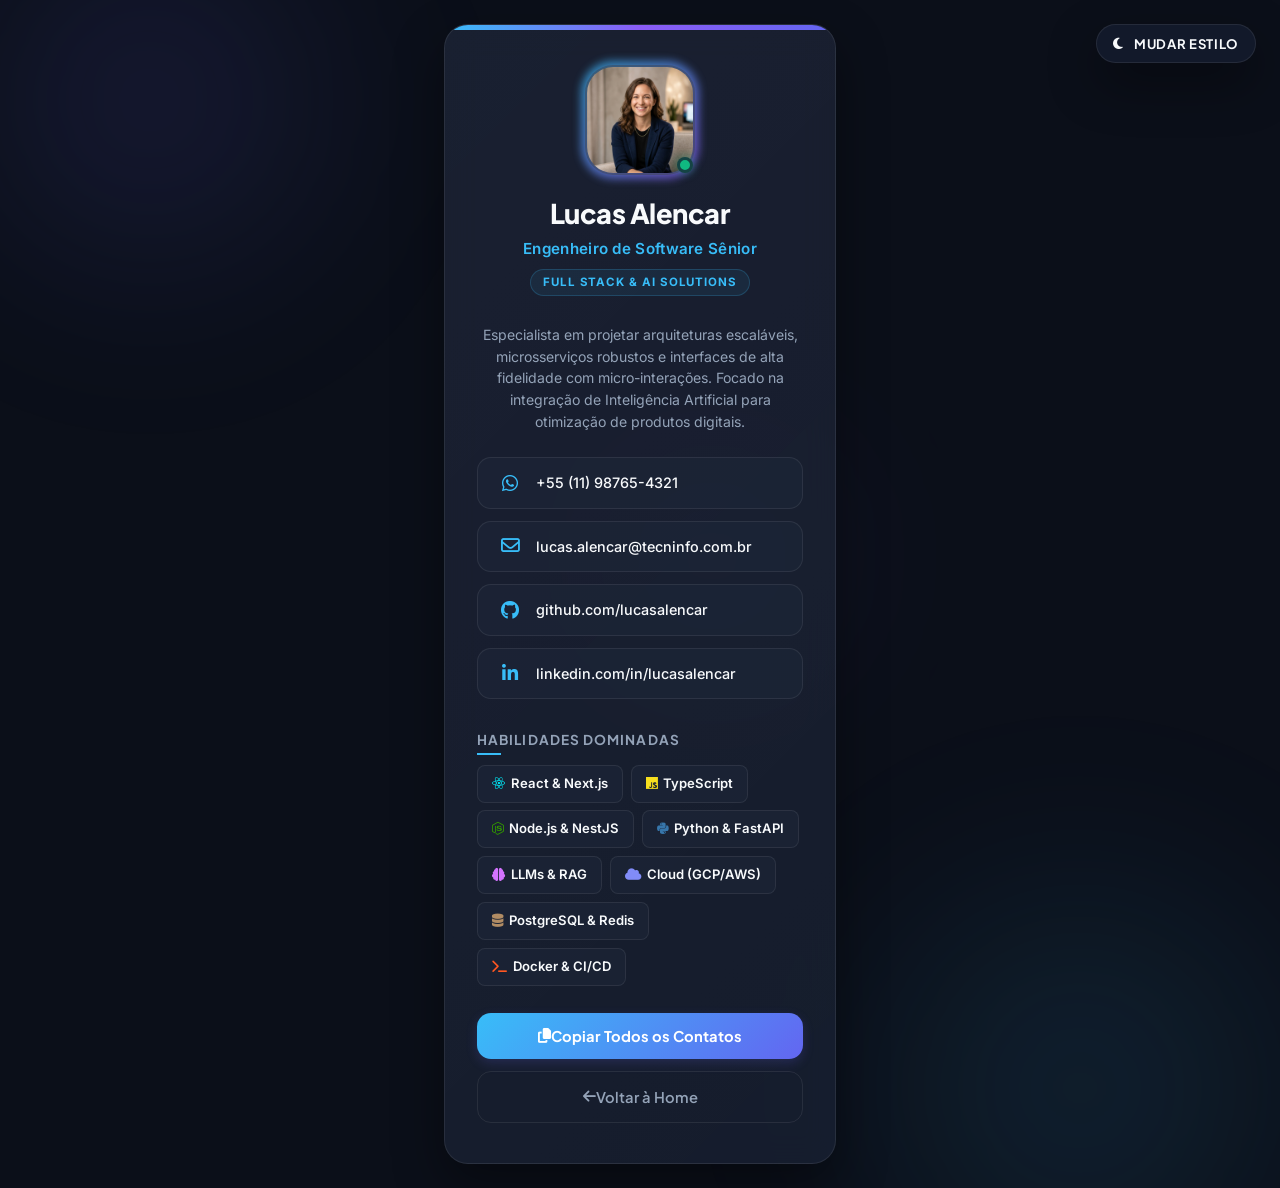
<file: tecninfo/cartao.html>
<!DOCTYPE html>
<html lang="pt-BR">
<head>
  <meta charset="UTF-8">
  <meta name="viewport" content="width=device-width, initial-scale=1.0">
  <meta name="description" content="Cartão de Visitas Virtual - Lucas Alencar, Engenheiro de Software Sênior.">
  <title>Cartão Virtual | Lucas Alencar</title>
  
  <!-- Favicon -->
  <link rel="icon" type="image/png" href="data:image/svg+xml,<svg xmlns=%22http://www.w3.org/2000/svg%22 viewBox=%220 0 100 100%22><text y=%22.9em%22 font-size=%2290%22>💻</text></svg>">

  <!-- Google Fonts - Plus Jakarta Sans, Outfit & Inter -->
  <link rel="preconnect" href="https://fonts.googleapis.com">
  <link rel="preconnect" href="https://fonts.gstatic.com" crossorigin>
  <link href="https://fonts.googleapis.com/css2?family=Inter:wght@300;400;500;600;700&family=Outfit:wght@400;500;600;700;800&family=Plus+Jakarta+Sans:wght@300;400;500;600;700;800&display=swap" rel="stylesheet">
  
  <!-- FontAwesome Icons CDN para ícones sociais de altíssima qualidade -->
  <link rel="stylesheet" href="https://cdnjs.cloudflare.com/ajax/libs/font-awesome/6.5.2/css/all.min.css" integrity="sha512-SnH5WK+bZxgPHs44uWIX+LLJAJ9/2PkPKZ5QiAj6Ta86w+fsb2TkcmfRyVX3pBnMFcV7oQPJkl9QevSCWr3W6A==" crossorigin="anonymous" referrerpolicy="no-referrer" />
  
  <!-- CSS Customizado do Cartão -->
  <link rel="stylesheet" href="css/cartao.css">
</head>
<body>

  <!-- Elemento de Fundo Decorativo Dinâmico (Blobs / Dunas) -->
  <div class="decor-background">
    <div class="bg-blob blob-primary"></div>
    <div class="bg-blob blob-secondary"></div>
    <div class="bg-blob blob-tertiary"></div>
  </div>

  <!-- Botão Flutuante de Alternância de Tema -->
  <div class="theme-switcher-wrapper">
    <button id="btn-theme-toggle" class="theme-toggle-btn" aria-label="Alternar tema visual">
      <i class="fa-solid fa-moon icon-dark" aria-hidden="true"></i>
      <i class="fa-solid fa-sun icon-light" aria-hidden="true"></i>
      <span class="switcher-text">Mudar Estilo</span>
    </button>
  </div>

  <main class="card-wrapper">
    <div class="virtual-card">
      
      <!-- Cabeçalho do Cartão: Foto e Título -->
      <div class="card-header">
        <div class="profile-pic-container">
          <div class="profile-glow"></div>
          <img src="assets/images/profile_engineer.png" alt="Foto de Lucas Alencar" class="profile-img">
          <div class="status-indicator" title="Disponível para projetos"></div>
        </div>
        
        <h1 class="profile-name">Lucas Alencar</h1>
        <p class="profile-title">Engenheiro de Software Sênior</p>
        <span class="profile-tag">Full Stack & AI Solutions</span>
      </div>

      <!-- Corpo do Cartão: Contatos e Informações -->
      <div class="card-body">
        
        <!-- Pequena Bio -->
        <p class="profile-bio">
          Especialista em projetar arquiteturas escaláveis, microsserviços robustos e interfaces de alta fidelidade com micro-interações. Focado na integração de Inteligência Artificial para otimização de produtos digitais.
        </p>

        <!-- Grade de Canais de Contato Rápido -->
        <div class="contact-channels">
          <a href="https://wa.me/5511987654321" target="_blank" class="contact-item" id="contact-whatsapp" aria-label="Chamar no WhatsApp">
            <span class="contact-icon"><i class="fa-brands fa-whatsapp"></i></span>
            <span class="contact-text">+55 (11) 98765-4321</span>
          </a>
          
          <a href="mailto:lucas.alencar@tecninfo.com.br" class="contact-item" id="contact-email" aria-label="Enviar E-mail">
            <span class="contact-icon"><i class="fa-regular fa-envelope"></i></span>
            <span class="contact-text">lucas.alencar@tecninfo.com.br</span>
          </a>

          <a href="#" class="contact-item" id="contact-github" aria-label="Ver GitHub">
            <span class="contact-icon"><i class="fa-brands fa-github"></i></span>
            <span class="contact-text">github.com/lucasalencar</span>
          </a>

          <a href="#" class="contact-item" id="contact-linkedin" aria-label="Acessar LinkedIn">
            <span class="contact-icon"><i class="fa-brands fa-linkedin-in"></i></span>
            <span class="contact-text">linkedin.com/in/lucasalencar</span>
          </a>
        </div>

        <!-- Seção de Habilidades Técnicas -->
        <div class="skills-section">
          <h2 class="section-title">Habilidades Dominadas</h2>
          <div class="skills-grid">
            <span class="skill-tag" style="--skill-idx: 1;"><i class="fa-brands fa-react text-cyan"></i> React & Next.js</span>
            <span class="skill-tag" style="--skill-idx: 2;"><i class="fa-brands fa-js text-yellow"></i> TypeScript</span>
            <span class="skill-tag" style="--skill-idx: 3;"><i class="fa-brands fa-node-js text-green"></i> Node.js & NestJS</span>
            <span class="skill-tag" style="--skill-idx: 4;"><i class="fa-brands fa-python text-blue"></i> Python & FastAPI</span>
            <span class="skill-tag" style="--skill-idx: 5;"><i class="fa-solid fa-brain text-purple"></i> LLMs & RAG</span>
            <span class="skill-tag" style="--skill-idx: 6;"><i class="fa-solid fa-cloud text-indigo"></i> Cloud (GCP/AWS)</span>
            <span class="skill-tag" style="--skill-idx: 7;"><i class="fa-solid fa-database text-bronze"></i> PostgreSQL & Redis</span>
            <span class="skill-tag" style="--skill-idx: 8;"><i class="fa-solid fa-terminal text-orange"></i> Docker & CI/CD</span>
          </div>
        </div>
      </div>

      <!-- Rodapé do Cartão: Ações Úteis -->
      <div class="card-footer">
        <button id="btn-copy-contact" class="btn-action-primary">
          <i class="fa-solid fa-copy me-2 icon-default"></i>
          <i class="fa-solid fa-check me-2 icon-success" style="display: none;"></i>
          <span class="btn-text">Copiar Todos os Contatos</span>
        </button>
        
        <a href="index.html" class="btn-action-secondary">
          <i class="fa-solid fa-arrow-left me-2"></i> Voltar à Home
        </a>
      </div>

    </div>
  </main>

  <!-- Lógica Interativa para Troca de Temas e Cópia de Dados -->
  <script>
    document.addEventListener('DOMContentLoaded', () => {
      const themeToggleBtn = document.getElementById('btn-theme-toggle');
      const copyContactBtn = document.getElementById('btn-copy-contact');
      const body = document.body;

      // 1. Lógica do Alternador de Tema (Dual-Theme conforme design.md)
      // Recupera tema salvo ou padrão do sistema (padrão é escuro cyberpunk)
      const savedTheme = localStorage.getItem('virtual-card-theme');
      if (savedTheme === 'sand') {
        body.classList.add('theme-sand');
      }

      themeToggleBtn.addEventListener('click', () => {
        const isSand = body.classList.toggle('theme-sand');
        localStorage.setItem('virtual-card-theme', isSand ? 'sand' : 'cyberpunk');
        
        // Pequena vibração no celular para feedback táctil (opcional)
        if (navigator.vibrate) {
          navigator.vibrate(20);
        }
      });

      // 2. Lógica para copiar dados de contato para a Área de Transferência
      copyContactBtn.addEventListener('click', () => {
        const email = "lucas.alencar@tecninfo.com.br";
        const telefone = "+55 (11) 98765-4321";
        const linkedin = "https://linkedin.com/in/lucasalencar";
        
        const textoParaCopiar = `Lucas Alencar - Engenheiro de Software Sênior\n📞 Telefone: ${telefone}\n✉️ E-mail: ${email}\n🔗 LinkedIn: ${linkedin}`;

        navigator.clipboard.writeText(textoParaCopiar).then(() => {
          const btnText = copyContactBtn.querySelector('.btn-text');
          const iconDefault = copyContactBtn.querySelector('.icon-default');
          const iconSuccess = copyContactBtn.querySelector('.icon-success');

          // Altera botão para feedback de sucesso
          copyContactBtn.classList.add('btn-success-active');
          btnText.textContent = "Contatos Copiados!";
          iconDefault.style.display = 'none';
          iconSuccess.style.display = 'inline-block';

          // Retorna ao estado original após 2 segundos
          setTimeout(() => {
            copyContactBtn.classList.remove('btn-success-active');
            btnText.textContent = "Copiar Todos os Contatos";
            iconDefault.style.display = 'inline-block';
            iconSuccess.style.display = 'none';
          }, 2000);
        }).catch(err => {
          console.error("Falha ao copiar dados: ", err);
          alert("Não foi possível copiar os dados automaticamente. E-mail: " + email);
        });
      });
    });
  </script>
</body>
</html>
</file>
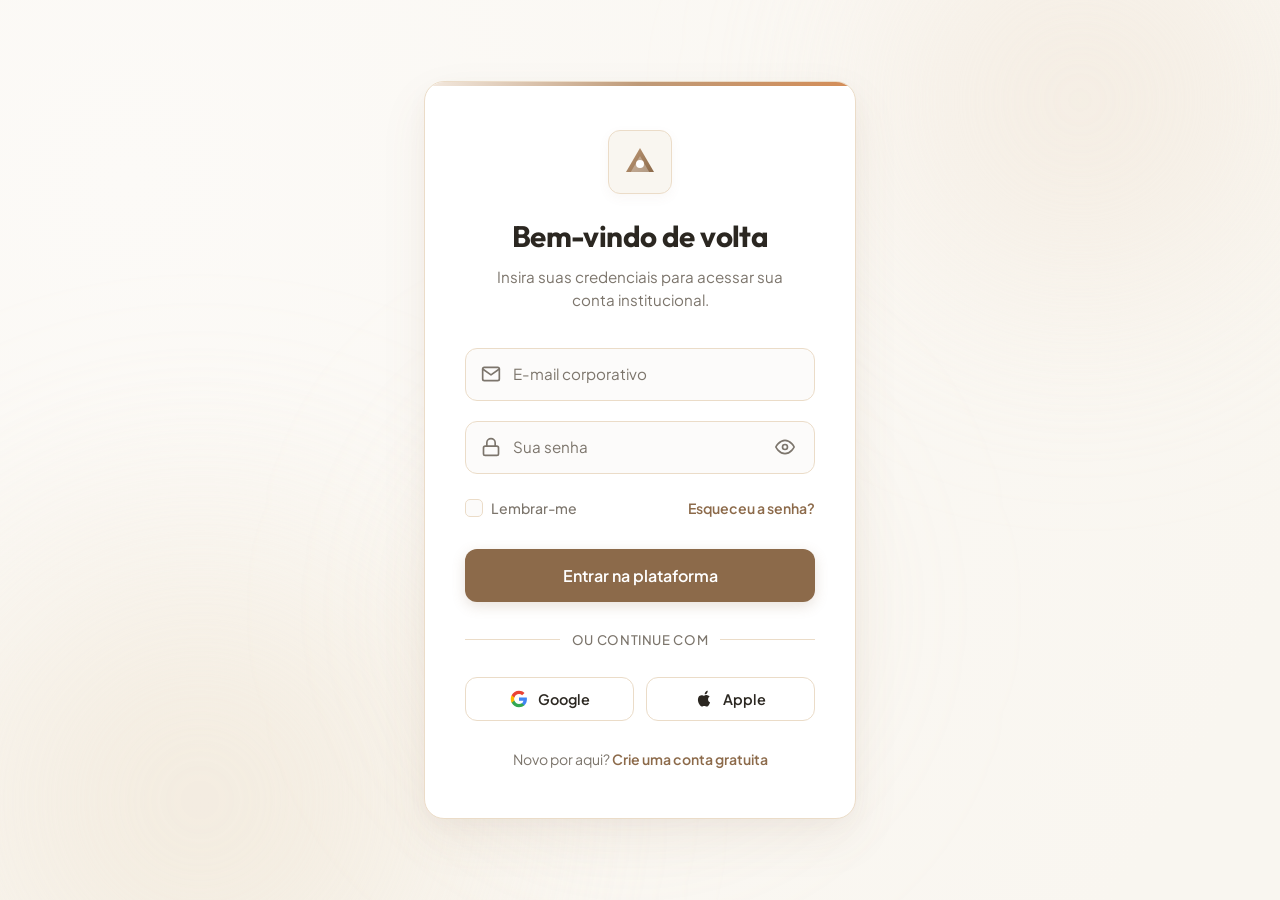
<file: tecninfo/login.html>
<!DOCTYPE html>
<html lang="pt-BR">
<head>
  <meta charset="UTF-8">
  <meta name="viewport" content="width=device-width, initial-scale=1.0">
  <meta name="description" content="Página de Login - Acesse sua conta com segurança.">
  <title>Entrar | Portal Tecninfo</title>
  
  <!-- Favicon -->
  <link rel="icon" type="image/png" href="data:image/svg+xml,<svg xmlns=%22http://www.w3.org/2000/svg%22 viewBox=%220 0 100 100%22><text y=%22.9em%22 font-size=%2290%22>🔑</text></svg>">

  <!-- Google Fonts - Plus Jakarta Sans & Outfit -->
  <link rel="preconnect" href="https://fonts.googleapis.com">
  <link rel="preconnect" href="https://fonts.gstatic.com" crossorigin>
  <link href="https://fonts.googleapis.com/css2?family=Outfit:wght@300;400;500;600;700&family=Plus+Jakarta+Sans:wght@300;400;500;600;700&display=swap" rel="stylesheet">
  
  <!-- CSS Customizado -->
  <link rel="stylesheet" href="css/login.css">
</head>
<body>

  <!-- Elemento de Fundo Decorativo (Dunas de Areia Abstratas) -->
  <div class="decor-background">
    <div class="sand-dune dune-1"></div>
    <div class="sand-dune dune-2"></div>
    <div class="sand-dune dune-3"></div>
  </div>

  <main class="login-wrapper">
    <div class="login-card">
      <!-- Cabeçalho do Card -->
      <div class="login-header">
        <div class="logo-container" aria-hidden="true">
          <!-- Logo Minimalista Relacionada ao Tema Sand/Dune/Tech -->
          <svg class="logo-svg" viewBox="0 0 100 100" fill="none" xmlns="http://www.w3.org/2000/svg">
            <path d="M50 15L85 75H15L50 15Z" fill="url(#logo-gradient)" />
            <path d="M50 35L73 75H27L50 35Z" fill="#ffffff" opacity="0.3" />
            <circle cx="50" cy="55" r="10" fill="#ffffff" />
            <defs>
              <linearGradient id="logo-gradient" x1="15" y1="15" x2="85" y2="75" gradientUnits="userSpaceOnUse">
                <stop offset="0%" stop-color="#bf9a78" />
                <stop offset="100%" stop-color="#8c6a4a" />
              </linearGradient>
            </defs>
          </svg>
        </div>
        <h1 class="login-title">Bem-vindo de volta</h1>
        <p class="login-subtitle">Insira suas credenciais para acessar sua conta institucional.</p>
      </div>

      <!-- Formulário de Login -->
      <form class="login-form" id="login-form" novalidate>
        
        <!-- Input de Email -->
        <div class="input-group">
          <div class="input-relative">
            <input type="email" id="email" class="form-input" placeholder=" " required autocomplete="email">
            <label for="email" class="form-label">E-mail corporativo</label>
            <span class="input-icon" aria-hidden="true">
              <svg viewBox="0 0 24 24" fill="none" stroke="currentColor" stroke-width="2" stroke-linecap="round" stroke-linejoin="round">
                <path d="M4 4h16c1.1 0 2 .9 2 2v12c0 1.1-.9 2-2 2H4c-1.1 0-2-.9-2-2V6c0-1.1.9-2 2-2z"></path>
                <polyline points="22,6 12,13 2,6"></polyline>
              </svg>
            </span>
          </div>
          <span class="error-message" id="email-error">Por favor, insira um e-mail válido.</span>
        </div>

        <!-- Input de Senha -->
        <div class="input-group">
          <div class="input-relative">
            <input type="password" id="password" class="form-input" placeholder=" " required autocomplete="current-password">
            <label for="password" class="form-label">Sua senha</label>
            <span class="input-icon" aria-hidden="true">
              <svg viewBox="0 0 24 24" fill="none" stroke="currentColor" stroke-width="2" stroke-linecap="round" stroke-linejoin="round">
                <rect x="3" y="11" width="18" height="11" rx="2" ry="2"></rect>
                <path d="M7 11V7a5 5 0 0 1 10 0v4"></path>
              </svg>
            </span>
            <button type="button" class="btn-toggle-password" id="toggle-password" aria-label="Mostrar senha">
              <svg id="eye-icon" viewBox="0 0 24 24" fill="none" stroke="currentColor" stroke-width="2" stroke-linecap="round" stroke-linejoin="round">
                <path d="M1 12s4-8 11-8 11 8 11 8-4 8-11 8-11-8-11-8z"></path>
                <circle cx="12" cy="12" r="3"></circle>
              </svg>
            </button>
          </div>
          <span class="error-message" id="password-error">A senha deve ter pelo menos 6 caracteres.</span>
        </div>

        <!-- Ações Auxiliares (Lembrar-me & Esqueci a Senha) -->
        <div class="form-actions">
          <label class="checkbox-container">
            <input type="checkbox" id="remember">
            <span class="custom-checkbox"></span>
            <span class="checkbox-label">Lembrar-me</span>
          </label>
          <a href="#" class="forgot-password-link">Esqueceu a senha?</a>
        </div>

        <!-- Botão de Envio -->
        <button type="submit" class="btn-submit" id="btn-submit">
          <span class="btn-text">Entrar na plataforma</span>
          <span class="btn-loader" aria-hidden="true"></span>
        </button>
      </form>

      <!-- Divisor Social -->
      <div class="divider">
        <span>ou continue com</span>
      </div>

      <!-- Logins Sociais -->
      <div class="social-login-grid">
        <button type="button" class="btn-social" aria-label="Entrar com o Google">
          <svg viewBox="0 0 24 24" class="social-icon" xmlns="http://www.w3.org/2000/svg">
            <path d="M22.56 12.25c0-.78-.07-1.53-.2-2.25H12v4.26h5.92c-.26 1.37-1.04 2.53-2.21 3.31v2.77h3.57c2.08-1.92 3.28-4.74 3.28-8.09z" fill="#4285F4"/>
            <path d="M12 23c2.97 0 5.46-.98 7.28-2.66l-3.57-2.77c-.98.66-2.23 1.06-3.71 1.06-2.86 0-5.29-1.93-6.16-4.53H2.18v2.84C3.99 20.53 7.7 23 12 23z" fill="#34A853"/>
            <path d="M5.84 14.09c-.22-.66-.35-1.36-.35-2.09s.13-1.43.35-2.09V7.06H2.18C1.43 8.55 1 10.22 1 12s.43 3.45 1.18 4.94l2.85-2.22.81-.63z" fill="#FBBC05"/>
            <path d="M12 5.38c1.62 0 3.06.56 4.21 1.64l3.15-3.15C17.45 2.09 14.97 1 12 1 7.7 1 3.99 3.47 2.18 7.06l3.66 2.84c.87-2.6 3.3-4.52 6.16-4.52z" fill="#EA4335"/>
          </svg>
          Google
        </button>
        <button type="button" class="btn-social" aria-label="Entrar com a Apple">
          <svg viewBox="0 0 24 24" class="social-icon" fill="currentColor" xmlns="http://www.w3.org/2000/svg">
            <path d="M18.71 19.5c-.83 1.24-1.71 2.45-3.05 2.47-1.34.03-1.77-.79-3.29-.79-1.53 0-2 .77-3.27.82-1.31.05-2.3-1.32-3.14-2.53C4.25 17 2.94 12.45 4.7 9.39c.87-1.52 2.43-2.48 4.12-2.51 1.28-.02 2.5.87 3.29.87.78 0 2.26-1.07 3.81-.91.65.03 2.47.26 3.64 1.98-.09.06-2.17 1.28-2.15 3.81.03 3.02 2.65 4.03 2.68 4.04-.03.07-.42 1.44-1.38 2.83M15.97 4.17c.66-.81 1.11-1.93.99-3.06-1 .04-2.21.67-2.93 1.49-.62.69-1.16 1.84-1.01 2.96 1.12.09 2.27-.57 2.95-1.39z"/>
          </svg>
          Apple
        </button>
      </div>

      <!-- Rodapé do Card -->
      <div class="login-footer">
        <p>Novo por aqui? <a href="#" class="register-link">Crie uma conta gratuita</a></p>
      </div>
    </div>
  </main>

  <!-- Script para Interações Básicas (Toggle Password e Feedback de Carregamento) -->
  <script>
    document.addEventListener('DOMContentLoaded', () => {
      const togglePasswordBtn = document.getElementById('toggle-password');
      const passwordInput = document.getElementById('password');
      const eyeIcon = document.getElementById('eye-icon');
      const form = document.getElementById('login-form');
      const btnSubmit = document.getElementById('btn-submit');

      // Alternar visualização da senha
      togglePasswordBtn.addEventListener('click', () => {
        const isPassword = passwordInput.getAttribute('type') === 'password';
        passwordInput.setAttribute('type', isPassword ? 'text' : 'password');
        togglePasswordBtn.setAttribute('aria-label', isPassword ? 'Ocultar senha' : 'Mostrar senha');
        
        // Altera o ícone de olho aberto / olho fechado com SVG
        if (isPassword) {
          eyeIcon.innerHTML = `
            <path d="M17.94 17.94A10.07 10.07 0 0 1 12 20c-7 0-11-8-11-8a18.45 18.45 0 0 1 5.06-5.94M9.9 4.24A9.12 9.12 0 0 1 12 4c7 0 11 8 11 8a18.5 18.5 0 0 1-2.16 3.19m-6.72-1.07a3 3 0 1 1-4.24-4.24"></path>
            <line x1="1" y1="1" x2="23" y2="23"></line>
          `;
        } else {
          eyeIcon.innerHTML = `
            <path d="M1 12s4-8 11-8 11 8 11 8-4 8-11 8-11-8-11-8z"></path>
            <circle cx="12" cy="12" r="3"></circle>
          `;
        }
      });

      // Validação básica e animação de envio
      form.addEventListener('submit', (e) => {
        e.preventDefault();
        
        const email = document.getElementById('email');
        const password = document.getElementById('password');
        const emailError = document.getElementById('email-error');
        const passwordError = document.getElementById('password-error');
        
        let isValid = true;

        // Validação simples de email
        const emailPattern = /^[^\s@]+@[^\s@]+\.[^\s@]+$/;
        if (!emailPattern.test(email.value)) {
          email.classList.add('input-invalid');
          emailError.style.display = 'block';
          isValid = false;
        } else {
          email.classList.remove('input-invalid');
          emailError.style.display = 'none';
        }

        // Validação simples de senha
        if (password.value.length < 6) {
          password.classList.add('input-invalid');
          passwordError.style.display = 'block';
          isValid = false;
        } else {
          password.classList.remove('input-invalid');
          passwordError.style.display = 'none';
        }

        if (isValid) {
          // Ativa estado de carregamento (Loading)
          btnSubmit.classList.add('btn-loading');
          btnSubmit.disabled = true;

          // Simula uma requisição AJAX / autenticação
          setTimeout(() => {
            alert('Autenticação simulada com sucesso! Redirecionando...');
            btnSubmit.classList.remove('btn-loading');
            btnSubmit.disabled = false;
            form.reset();
            // Reseta labels flutuantes
            document.querySelectorAll('.form-input').forEach(input => input.dispatchEvent(new Event('input')));
          }, 1800);
        }
      });

      // Limpar erro ao digitar
      document.querySelectorAll('.form-input').forEach(input => {
        input.addEventListener('input', () => {
          if (input.classList.contains('input-invalid')) {
            input.classList.remove('input-invalid');
            const errorId = `${input.id}-error`;
            const errorElement = document.getElementById(errorId);
            if (errorElement) {
              errorElement.style.display = 'none';
            }
          }
        });
      });
    });
  </script>
</body>
</html>
</file>
<file: tecninfo/css/cartao.css>
/* ==========================================================================
   SISTEMA DE DESIGN DINÂMICO (DUAL-THEME) - CARTÃO VIRTUAL
   ========================================================================== */

:root {
  /* ==========================================
     TEMA DEFAULT: CYBERPUNK SPACE (ESCÚRO)
     ========================================== */
  --bg-page: #0b0f19;            /* Deep Space Dark */
  --bg-card: rgba(22, 30, 49, 0.75); /* Translucent Glass Card */
  --bg-input: rgba(30, 41, 59, 0.5);
  --border-color: rgba(255, 255, 255, 0.08);
  --border-focus: #38bdf8;
  --shadow-soft: 0 20px 50px rgba(0, 0, 0, 0.4);
  
  /* Cores de Destaque */
  --color-primary: #38bdf8;      /* Electric Cyan */
  --color-secondary: #8b5cf6;    /* Neon Purple */
  --color-accent: #6366f1;       /* Cyber Indigo */
  --color-success: #10b981;      /* Verde Esmeralda */
  
  /* Tipografia */
  --text-main: #f8fafc;          /* Off-white */
  --text-muted: #94a3b8;         /* Slate Gray */
  --text-link: #38bdf8;
  
  --font-sans: 'Inter', -apple-system, sans-serif;
  --font-display: 'Plus Jakarta Sans', sans-serif;
  
  /* Layout */
  --border-radius-lg: 24px;
  --border-radius-md: 14px;
  --border-radius-sm: 8px;
  
  /* Efeitos e Filtros */
  --backdrop-blur: blur(16px);
  --glass-overlay: linear-gradient(135deg, rgba(255, 255, 255, 0.03), rgba(255, 255, 255, 0.01));
  
  /* Transições */
  --transition-normal: all 0.4s cubic-bezier(0.16, 1, 0.3, 1);
  --transition-fast: all 0.2s cubic-bezier(0.4, 0, 0.2, 1);
}

/* ==========================================
   MODIFICADOR DE TEMA: WARM SAND LIGHT (CLARO)
   ========================================== */
body.theme-sand {
  --bg-page: #f9f6f0;            /* Alabastro Quente / Areia Suave */
  --bg-card: #ffffff;            /* Branco Alabastro */
  --bg-input: #fcfbfa;           /* Creme Claro */
  --border-color: #ebdcc8;       /* Borda Bege Areia */
  --border-focus: #bf9a78;       /* Bronze Areia */
  --shadow-soft: 0 10px 30px rgba(140, 106, 74, 0.06), 0 30px 60px rgba(140, 106, 74, 0.12);
  
  /* Cores de Destaque Sand */
  --color-primary: #bf9a78;      /* Desert Gold */
  --color-secondary: #8c6a4a;    /* Coffee Earth */
  --color-accent: #d48d57;       /* Terracota */
  --color-success: #606c38;      /* Verde Oliva */
  
  /* Tipografia */
  --text-main: #2b2721;          /* Espresso Cinza Café */
  --text-muted: #7c756c;         /* Cinza Terra */
  --text-link: #8c6a4a;
  
  --font-display: 'Outfit', sans-serif;
  
  --backdrop-blur: none;
  --glass-overlay: none;
}

/* ==========================================================================
   CONFIGURAÇÃO GERAL
   ========================================================================== */
* {
  box-sizing: border-box;
  margin: 0;
  padding: 0;
}

body {
  font-family: var(--font-sans);
  background-color: var(--bg-page);
  color: var(--text-main);
  min-height: 100vh;
  display: flex;
  justify-content: center;
  align-items: center;
  overflow-x: hidden;
  position: relative;
  line-height: 1.5;
  transition: background-color 0.8s cubic-bezier(0.25, 0.8, 0.25, 1);
}

/* ==========================================================================
   ELEMENTOS DE FUNDO DINÂMICOS (DUNAS / TECH BLOBS)
   ========================================================================== */
.decor-background {
  position: absolute;
  top: 0;
  left: 0;
  width: 100%;
  height: 100%;
  z-index: -1;
  overflow: hidden;
  pointer-events: none;
}

.bg-blob {
  position: absolute;
  border-radius: 50%;
  filter: blur(80px);
  pointer-events: none;
  transition: var(--transition-normal), background-color 0.8s ease;
}

/* Tamanhos e posições das formas flutuantes */
.blob-primary {
  width: 500px;
  height: 500px;
  top: -150px;
  left: -100px;
  animation: floatEffect 20s infinite alternate ease-in-out;
}

.blob-secondary {
  width: 600px;
  height: 600px;
  bottom: -200px;
  right: -100px;
  animation: floatEffect 25s infinite alternate-reverse ease-in-out;
}

.blob-tertiary {
  width: 400px;
  height: 400px;
  top: 30%;
  left: 40%;
  opacity: 0.5;
}

/* Cores dinâmicas dos Blobs dependendo do Tema ativo */
/* Cyberpunk Escuro */
.blob-primary { background: radial-gradient(circle, rgba(99, 102, 241, 0.15) 0%, rgba(0,0,0,0) 70%); }
.blob-secondary { background: radial-gradient(circle, rgba(56, 189, 248, 0.12) 0%, rgba(0,0,0,0) 70%); }
.blob-tertiary { background: radial-gradient(circle, rgba(139, 92, 246, 0.15) 0%, rgba(0,0,0,0) 70%); }

/* Sand Claro (Mais opaco, simulando dunas de areia) */
body.theme-sand .blob-primary {
  background: radial-gradient(circle, var(--color-primary-light) 0%, rgba(244, 234, 224, 0) 70%);
  border-radius: 43% 57% 41% 59% / 60% 40% 60% 40%;
  opacity: 0.7;
}
body.theme-sand .blob-secondary {
  background: radial-gradient(circle, #f0e6d6 0%, rgba(240, 230, 214, 0) 70%);
  border-radius: 50% 45% 48% 52% / 40% 60% 40% 60%;
  opacity: 0.6;
}
body.theme-sand .blob-tertiary {
  background: radial-gradient(circle, #ebdcc8 0%, rgba(235, 220, 200, 0) 70%);
  opacity: 0.3;
}

@keyframes floatEffect {
  0% { transform: translate(0, 0) rotate(0deg) scale(1); }
  100% { transform: translate(30px, 40px) rotate(10deg) scale(1.05); }
}

/* ==========================================================================
   BOTÃO DE ALTERNÂNCIA DE TEMA (SWITCHER FLUTUANTE)
   ========================================================================== */
.theme-switcher-wrapper {
  position: absolute;
  top: 24px;
  right: 24px;
  z-index: 100;
}

.theme-toggle-btn {
  display: flex;
  align-items: center;
  gap: 10px;
  padding: 10px 16px;
  background: var(--bg-card);
  border: 1px solid var(--border-color);
  border-radius: 50px;
  color: var(--text-main);
  font-family: var(--font-display);
  font-size: 0.82rem;
  font-weight: 700;
  cursor: pointer;
  box-shadow: var(--shadow-soft);
  transition: var(--transition-normal);
  text-transform: uppercase;
  letter-spacing: 0.05em;
  outline: none;
}

/* Efeito Hover do Alternador */
.theme-toggle-btn:hover {
  transform: translateY(-2px);
  border-color: var(--color-primary);
  box-shadow: 0 4px 15px rgba(56, 189, 248, 0.15);
}

body.theme-sand .theme-toggle-btn:hover {
  box-shadow: 0 4px 15px rgba(191, 154, 120, 0.2);
}

/* Alternância dos ícones Sol / Lua */
.theme-toggle-btn .icon-light { display: none; }
.theme-toggle-btn .icon-dark { display: inline-block; }

body.theme-sand .theme-toggle-btn .icon-light { display: inline-block; color: #ff9800; }
body.theme-sand .theme-toggle-btn .icon-dark { display: none; }

/* ==========================================================================
   CONTAINER DO CARTÃO E ESTRUTURA PRINCIPAL
   ========================================================================== */
.card-wrapper {
  width: 100%;
  max-width: 440px;
  padding: 24px;
  z-index: 10;
  animation: cardFadeIn 0.8s cubic-bezier(0.25, 0.8, 0.25, 1);
}

@keyframes cardFadeIn {
  from { opacity: 0; transform: translateY(40px) scale(0.98); }
  to { opacity: 1; transform: translateY(0) scale(1); }
}

.virtual-card {
  background: var(--bg-card);
  border: 1px solid var(--border-color);
  border-radius: var(--border-radius-lg);
  box-shadow: var(--shadow-soft);
  padding: 40px 32px;
  position: relative;
  overflow: hidden;
  transition: var(--transition-normal), background-color 0.8s ease, border-color 0.8s ease;
}

/* Glassmorphism Condicional no Cyberpunk */
body:not(.theme-sand) .virtual-card {
  backdrop-filter: var(--backdrop-blur);
  -webkit-backdrop-filter: var(--backdrop-blur);
  background-image: var(--glass-overlay);
}

/* Faixa Superior Decorativa */
.virtual-card::before {
  content: '';
  position: absolute;
  top: 0;
  left: 0;
  width: 100%;
  height: 5px;
  background: linear-gradient(90deg, var(--color-primary), var(--color-secondary), var(--color-accent));
}

/* ==========================================================================
   CABECALHO DO CARTAO (FOTO, NOME, TAGS)
   ========================================================================== */
.card-header {
  display: flex;
  flex-direction: column;
  align-items: center;
  text-align: center;
  margin-bottom: 28px;
}

/* Container da Foto de Perfil com Animações */
.profile-pic-container {
  position: relative;
  width: 110px;
  height: 110px;
  margin-bottom: 18px;
}

.profile-img {
  width: 100%;
  height: 100%;
  object-fit: cover;
  border-radius: 28px;
  border: 2px solid var(--border-color);
  position: relative;
  z-index: 2;
  background-color: var(--bg-input);
  transition: var(--transition-normal);
}

/* Brilho pulsante no Cyberpunk */
.profile-glow {
  position: absolute;
  top: -4px;
  left: -4px;
  right: -4px;
  bottom: -4px;
  border-radius: 32px;
  background: linear-gradient(135deg, var(--color-primary), var(--color-secondary));
  z-index: 1;
  opacity: 0.7;
  filter: blur(4px);
  animation: glowPulse 3s infinite alternate ease-in-out;
  transition: var(--transition-normal);
}

body.theme-sand .profile-glow {
  opacity: 0.15;
  filter: none;
  background: var(--color-primary);
  animation: none;
}

body.theme-sand .profile-img {
  border-radius: 50%;
  border: 3px solid var(--color-primary);
}

body.theme-sand .profile-glow {
  border-radius: 50%;
}

@keyframes glowPulse {
  0% { transform: scale(0.98); opacity: 0.6; filter: blur(4px); }
  100% { transform: scale(1.03); opacity: 0.9; filter: blur(8px); }
}

/* Indicador de Status Online */
.status-indicator {
  position: absolute;
  bottom: 2px;
  right: 2px;
  width: 16px;
  height: 16px;
  background-color: var(--color-success);
  border: 3px solid var(--bg-card);
  border-radius: 50%;
  z-index: 3;
  box-shadow: 0 0 10px rgba(16, 185, 129, 0.4);
}

body.theme-sand .status-indicator {
  box-shadow: none;
  background-color: #606c38;
}

/* Nomes e Cargos */
.profile-name {
  font-family: var(--font-display);
  font-size: 1.7rem;
  font-weight: 800;
  color: var(--text-main);
  letter-spacing: -0.02em;
  margin-bottom: 4px;
  transition: var(--transition-normal);
}

.profile-title {
  font-size: 0.95rem;
  color: var(--color-primary);
  font-weight: 600;
  margin-bottom: 8px;
  letter-spacing: 0.02em;
  transition: var(--transition-normal);
}

/* Badge Técnica */
.profile-tag {
  font-size: 0.72rem;
  font-weight: 700;
  text-transform: uppercase;
  letter-spacing: 0.08em;
  padding: 4px 12px;
  background: rgba(56, 189, 248, 0.08);
  border: 1px solid rgba(56, 189, 248, 0.2);
  color: var(--color-primary);
  border-radius: 50px;
  transition: var(--transition-normal);
}

body.theme-sand .profile-tag {
  background: var(--color-primary-light);
  border-color: transparent;
  color: var(--color-secondary);
}

/* ==========================================================================
   CORPO DO CARTÃO (BIO & CONTATOS)
   ========================================================================== */
.profile-bio {
  font-size: 0.88rem;
  line-height: 1.55;
  color: var(--text-muted);
  text-align: center;
  margin-bottom: 24px;
}

/* Grade de Canais de Contato */
.contact-channels {
  display: flex;
  flex-direction: column;
  gap: 12px;
  margin-bottom: 28px;
}

.contact-item {
  display: flex;
  align-items: center;
  padding: 14px 18px;
  background: var(--bg-input);
  border: 1px solid var(--border-color);
  border-radius: var(--border-radius-md);
  color: var(--text-main);
  text-decoration: none;
  font-size: 0.9rem;
  font-weight: 500;
  transition: var(--transition-normal);
}

.contact-icon {
  display: flex;
  align-items: center;
  justify-content: center;
  width: 28px;
  font-size: 1.15rem;
  color: var(--color-primary);
  margin-right: 12px;
  transition: var(--transition-fast);
}

.contact-text {
  white-space: nowrap;
  overflow: hidden;
  text-overflow: ellipsis;
}

/* Hover nos Contatos */
.contact-item:hover {
  transform: translateX(4px);
  border-color: var(--color-primary);
  background: rgba(56, 189, 248, 0.04);
}

body.theme-sand .contact-item:hover {
  background: var(--color-primary-light);
}

.contact-item:hover .contact-icon {
  transform: scale(1.15);
  color: var(--color-accent);
}

/* ==========================================================================
   SEÇÃO DE HABILIDADES TÉCNICAS (STAGGERED ENTRANCE)
   ========================================================================== */
.skills-section {
  margin-top: 8px;
  margin-bottom: 28px;
}

.section-title {
  font-family: var(--font-display);
  font-size: 0.85rem;
  font-weight: 700;
  text-transform: uppercase;
  letter-spacing: 0.08em;
  color: var(--text-muted);
  margin-bottom: 14px;
  position: relative;
  display: inline-block;
}

/* Linha sutil sob o título da seção */
.section-title::after {
  content: '';
  position: absolute;
  bottom: -4px;
  left: 0;
  width: 24px;
  height: 2px;
  background: var(--color-primary);
}

/* Grade de Skills */
.skills-grid {
  display: flex;
  flex-wrap: wrap;
  gap: 8px;
}

/* Tag de Skill com Entrada Escalonada */
.skill-tag {
  display: inline-flex;
  align-items: center;
  gap: 6px;
  padding: 8px 14px;
  background: var(--bg-input);
  border: 1px solid var(--border-color);
  border-radius: var(--border-radius-sm);
  font-size: 0.82rem;
  font-weight: 600;
  color: var(--text-main);
  transition: var(--transition-normal);
  
  /* Animação Staggered */
  animation: tagEntrance 0.6s cubic-bezier(0.16, 1, 0.3, 1) both;
  animation-delay: calc(var(--skill-idx) * 0.06s);
}

@keyframes tagEntrance {
  from {
    opacity: 0;
    transform: translateY(12px) scale(0.95);
  }
  to {
    opacity: 1;
    transform: translateY(0) scale(1);
  }
}

/* Hover nas Tags de Skill */
.skill-tag:hover {
  border-color: var(--color-primary);
  background-color: var(--bg-card);
  transform: translateY(-2px);
  box-shadow: 0 4px 10px rgba(56, 189, 248, 0.08);
}

body.theme-sand .skill-tag:hover {
  box-shadow: 0 4px 10px rgba(191, 154, 120, 0.15);
}

/* Cores específicas de ícones no Cyberpunk */
.text-cyan { color: #00f0ff; }
.text-yellow { color: #f7df1e; }
.text-green { color: #390; }
.text-blue { color: #3776ab; }
.text-purple { color: #d373ff; }
.text-indigo { color: #818cf8; }
.text-bronze { color: #b18c64; }
.text-orange { color: #ff5722; }

body.theme-sand .skill-tag i {
  /* No tema areia, os ícones de habilidades adotam tons terrosos */
  color: var(--color-secondary) !important;
}

/* ==========================================================================
   RODAPÉ DO CARTÃO (AÇÕES)
   ========================================================================== */
.card-footer {
  display: flex;
  flex-direction: column;
  gap: 12px;
}

/* Botão Primário (Copiar Contatos) */
.btn-action-primary {
  width: 100%;
  padding: 14px;
  background: linear-gradient(135deg, var(--color-primary) 0%, var(--color-accent) 100%);
  color: #ffffff;
  border: none;
  border-radius: var(--border-radius-md);
  font-family: var(--font-display);
  font-size: 0.92rem;
  font-weight: 700;
  cursor: pointer;
  display: flex;
  justify-content: center;
  align-items: center;
  transition: var(--transition-normal);
  box-shadow: 0 4px 12px rgba(99, 102, 241, 0.2);
  outline: none;
}

.btn-action-primary:hover {
  transform: translateY(-2px);
  box-shadow: 0 6px 18px rgba(99, 102, 241, 0.35);
}

body.theme-sand .btn-action-primary {
  background: var(--color-primary-dark);
  box-shadow: 0 4px 12px rgba(140, 106, 74, 0.2);
}

body.theme-sand .btn-action-primary:hover {
  background: var(--color-primary);
  box-shadow: 0 6px 18px rgba(191, 154, 120, 0.3);
}

/* Estado de Sucesso ao Copiar */
.btn-action-primary.btn-success-active {
  background: var(--color-success) !important;
  box-shadow: 0 4px 12px rgba(16, 185, 129, 0.3) !important;
}

body.theme-sand .btn-action-primary.btn-success-active {
  background: #606c38 !important;
  box-shadow: 0 4px 12px rgba(96, 108, 56, 0.3) !important;
}

/* Botão Secundário (Voltar à Home) */
.btn-action-secondary {
  width: 100%;
  padding: 14px;
  background: transparent;
  color: var(--text-muted);
  border: 1.5px solid var(--border-color);
  border-radius: var(--border-radius-md);
  font-family: var(--font-display);
  font-size: 0.92rem;
  font-weight: 600;
  text-decoration: none;
  display: flex;
  justify-content: center;
  align-items: center;
  transition: var(--transition-normal);
}

.btn-action-secondary:hover {
  border-color: var(--color-primary);
  color: var(--text-main);
  background: rgba(255, 255, 255, 0.02);
}

body.theme-sand .btn-action-secondary:hover {
  background: var(--bg-page);
}

/* ==========================================================================
   RESPONSIVIDADE (MOBILE OPTIMIZATION)
   ========================================================================== */
@media (max-width: 440px) {
  .virtual-card {
    padding: 32px 20px;
    border-radius: var(--border-radius-md);
  }
  
  .profile-name {
    font-size: 1.5rem;
  }
  
  .contact-item {
    padding: 12px 14px;
    font-size: 0.82rem;
  }
  
  .contact-icon {
    font-size: 1rem;
    margin-right: 8px;
  }
}
</file>
<file: tecninfo/css/login.css>
/* ==========================================================================
   MINIMALIST & MODERN SAND DESIGN SYSTEM - LOGIN PAGE
   ========================================================================== */

:root {
  /* Cores - Paleta Sand / Bege Contrastante */
  --bg-page: #f9f6f0;            /* Alabastro Quente / Areia Suave */
  --bg-card: #ffffff;            /* Branco Puro para contraste elevado */
  --bg-input: #fcfbfa;           /* Off-white quente e limpo */
  
  --color-primary: #bf9a78;      /* Ouro do Deserto / Bronze Areia */
  --color-primary-dark: #8c6a4a; /* Argila / Espresso Suave */
  --color-primary-light: #f4eae0;/* Tom de areia iluminada */
  --color-accent: #d48d57;       /* Terracota Suave (Destaques secundários) */
  
  --text-main: #2b2721;          /* Cinza Café Profundo (Excelente legibilidade) */
  --text-muted: #7c756c;         /* Cinza Terra Mútuo */
  --text-link: #8c6a4a;          /* Links em tom terra */
  
  --border-color: #ebdcc8;       /* Borda areia bem sutil */
  --border-focus: #bf9a78;       /* Borda de foco dourada */
  --error-color: #d95d39;        /* Vermelho Terracota para erros */
  --success-color: #606c38;      /* Verde Oliva para sucesso */
  
  /* Tipografia */
  --font-sans: 'Plus Jakarta Sans', 'Inter', -apple-system, sans-serif;
  --font-display: 'Outfit', sans-serif;
  
  /* Transições e Efeitos */
  --transition-fast: all 0.2s cubic-bezier(0.4, 0, 0.2, 1);
  --transition-normal: all 0.4s cubic-bezier(0.25, 0.8, 0.25, 1);
  --transition-slow: all 0.8s cubic-bezier(0.25, 0.8, 0.25, 1);
  
  --shadow-soft: 0 4px 20px rgba(140, 106, 74, 0.04), 0 20px 48px rgba(140, 106, 74, 0.08);
  --shadow-input-focus: 0 0 0 4px rgba(191, 154, 120, 0.15);
  
  --border-radius-lg: 20px;
  --border-radius-md: 12px;
  --border-radius-sm: 8px;
}

/* ==========================================================================
   RESET & CONFIGURAÇÕES BÁSICAS
   ========================================================================== */
* {
  box-sizing: border-box;
  margin: 0;
  padding: 0;
}

body {
  font-family: var(--font-sans);
  background-color: var(--bg-page);
  color: var(--text-main);
  min-height: 100vh;
  display: flex;
  justify-content: center;
  align-items: center;
  overflow-x: hidden;
  position: relative;
  line-height: 1.5;
  -webkit-font-smoothing: antialiased;
}

/* ==========================================================================
   ELEMENTOS DECORATIVOS DE FUNDO (DUNAS EM CSS)
   ========================================================================== */
.decor-background {
  position: absolute;
  top: 0;
  left: 0;
  width: 100%;
  height: 100%;
  z-index: -1;
  overflow: hidden;
  pointer-events: none;
  background: radial-gradient(circle at 10% 20%, #fcfaf7 0%, var(--bg-page) 90%);
}

/* Formas fluídas imitando dunas de areia suaves */
.sand-dune {
  position: absolute;
  border-radius: 43% 57% 41% 59% / 60% 40% 60% 40%;
  filter: blur(80px);
  opacity: 0.6;
  mix-blend-mode: multiply;
  pointer-events: none;
}

.dune-1 {
  width: 600px;
  height: 600px;
  background: radial-gradient(circle, var(--color-primary-light) 0%, rgba(244, 234, 224, 0) 70%);
  top: -200px;
  right: -100px;
  animation: floatDune 20s infinite alternate ease-in-out;
}

.dune-2 {
  width: 800px;
  height: 800px;
  background: radial-gradient(circle, #f0e6d6 0%, rgba(240, 230, 214, 0) 70%);
  bottom: -300px;
  left: -200px;
  animation: floatDune 25s infinite alternate-reverse ease-in-out;
}

.dune-3 {
  width: 500px;
  height: 500px;
  background: radial-gradient(circle, #ebdcc8 0%, rgba(235, 220, 200, 0) 70%);
  top: 40%;
  left: 30%;
  opacity: 0.3;
}

@keyframes floatDune {
  0% { transform: translate(0, 0) rotate(0deg) scale(1); }
  100% { transform: translate(40px, 30px) rotate(15deg) scale(1.08); }
}

/* ==========================================================================
   CONTAINER DO CARD DE LOGIN
   ========================================================================== */
.login-wrapper {
  width: 100%;
  max-width: 480px;
  padding: 24px;
  z-index: 10;
  animation: fadeInCard 0.8s var(--transition-slow);
}

@keyframes fadeInCard {
  from {
    opacity: 0;
    transform: translateY(30px);
  }
  to {
    opacity: 1;
    transform: translateY(0);
  }
}

.login-card {
  background: var(--bg-card);
  border: 1px solid var(--border-color);
  border-radius: var(--border-radius-lg);
  box-shadow: var(--shadow-soft);
  padding: 48px 40px;
  width: 100%;
  position: relative;
  overflow: hidden;
  transition: var(--transition-normal);
}

/* Detalhe estético: borda superior sutil com gradiente de areia */
.login-card::before {
  content: '';
  position: absolute;
  top: 0;
  left: 0;
  width: 100%;
  height: 4px;
  background: linear-gradient(90deg, var(--color-primary-light), var(--color-primary), var(--color-accent));
}

/* ==========================================================================
   CABEÇALHO DO CARD (LOGO E TÍTULOS)
   ========================================================================== */
.login-header {
  text-align: center;
  margin-bottom: 36px;
}

.logo-container {
  display: inline-flex;
  justify-content: center;
  align-items: center;
  width: 64px;
  height: 64px;
  background-color: var(--bg-page);
  border-radius: var(--border-radius-md);
  margin-bottom: 20px;
  border: 1px solid var(--border-color);
  box-shadow: 0 4px 12px rgba(140, 106, 74, 0.05);
  animation: logoFloat 4s ease-in-out infinite;
}

.logo-svg {
  width: 40px;
  height: 40px;
  transition: var(--transition-fast);
}

@keyframes logoFloat {
  0%, 100% { transform: translateY(0); }
  50% { transform: translateY(-6px); }
}

.login-title {
  font-family: var(--font-display);
  font-size: 1.85rem;
  font-weight: 700;
  color: var(--text-main);
  letter-spacing: -0.02em;
  margin-bottom: 8px;
}

.login-subtitle {
  font-size: 0.95rem;
  color: var(--text-muted);
  font-weight: 400;
  max-width: 320px;
  margin: 0 auto;
}

/* ==========================================================================
   CAMPOS DE ENTRADA (FORM INPUTS COM FLOATING LABEL)
   ========================================================================== */
.login-form {
  display: flex;
  flex-direction: column;
  gap: 20px;
}

.input-group {
  display: flex;
  flex-direction: column;
}

.input-relative {
  position: relative;
  display: flex;
  align-items: center;
}

/* Input Minimalista Moderno */
.form-input {
  width: 100%;
  padding: 22px 48px 8px 48px; /* Espaço para ícone à esquerda, olho à direita e label no topo */
  background: var(--bg-input);
  border: 1.5px solid var(--border-color);
  border-radius: var(--border-radius-md);
  color: var(--text-main);
  font-family: var(--font-sans);
  font-size: 1rem;
  font-weight: 500;
  outline: none;
  transition: var(--transition-normal);
}

/* Ícone de campo na esquerda */
.input-icon {
  position: absolute;
  left: 16px;
  color: var(--text-muted);
  display: flex;
  align-items: center;
  pointer-events: none;
  transition: var(--transition-fast);
}

.input-icon svg {
  width: 20px;
  height: 20px;
}

/* Botão de Exibição da Senha */
.btn-toggle-password {
  position: absolute;
  right: 16px;
  background: none;
  border: none;
  color: var(--text-muted);
  cursor: pointer;
  padding: 4px;
  display: flex;
  align-items: center;
  justify-content: center;
  border-radius: 50%;
  outline: none;
  transition: var(--transition-fast);
}

.btn-toggle-password:hover {
  color: var(--color-primary-dark);
  background-color: var(--color-primary-light);
}

.btn-toggle-password svg {
  width: 20px;
  height: 20px;
}

/* Efeito Floating Label Moderno */
.form-label {
  position: absolute;
  left: 48px;
  top: 50%;
  transform: translateY(-50%);
  color: var(--text-muted);
  font-size: 0.95rem;
  font-weight: 400;
  pointer-events: none;
  transition: var(--transition-normal);
}

/* Quando o input estiver focado ou com conteúdo */
.form-input:focus ~ .form-label,
.form-input:not(:placeholder-shown) ~ .form-label {
  top: 15px;
  font-size: 0.75rem;
  font-weight: 600;
  color: var(--color-primary-dark);
  letter-spacing: 0.05em;
  text-transform: uppercase;
}

/* Estados do Input (Hover e Focus) */
.form-input:hover {
  border-color: #d1c0a8;
}

.form-input:focus {
  border-color: var(--border-focus);
  background-color: #ffffff;
  box-shadow: var(--shadow-input-focus);
}

.form-input:focus ~ .input-icon {
  color: var(--color-primary-dark);
}

/* Input Inválido */
.form-input.input-invalid {
  border-color: var(--error-color) !important;
  background-color: #fffaf9;
}

.form-input.input-invalid ~ .input-icon {
  color: var(--error-color);
}

/* Mensagem de Erro */
.error-message {
  font-size: 0.78rem;
  color: var(--error-color);
  margin-top: 5px;
  margin-left: 4px;
  display: none;
  font-weight: 500;
  animation: slideInDown 0.3s var(--transition-fast);
}

@keyframes slideInDown {
  from {
    opacity: 0;
    transform: translateY(-5px);
  }
  to {
    opacity: 1;
    transform: translateY(0);
  }
}

/* ==========================================================================
   AÇÕES AUXILIARES (CHECKBOX & LINK DE RECUPERAÇÃO)
   ========================================================================== */
.form-actions {
  display: flex;
  justify-content: space-between;
  align-items: center;
  margin-top: 4px;
}

/* Checkbox Customizado */
.checkbox-container {
  display: flex;
  align-items: center;
  cursor: pointer;
  position: relative;
  user-select: none;
}

.checkbox-container input {
  position: absolute;
  opacity: 0;
  cursor: pointer;
  height: 0;
  width: 0;
}

.custom-checkbox {
  position: relative;
  height: 18px;
  width: 18px;
  background-color: var(--bg-input);
  border: 1.5px solid var(--border-color);
  border-radius: 5px;
  margin-right: 8px;
  transition: var(--transition-fast);
}

.checkbox-container:hover input ~ .custom-checkbox {
  border-color: var(--color-primary);
}

.checkbox-container input:checked ~ .custom-checkbox {
  background-color: var(--color-primary);
  border-color: var(--color-primary);
}

.custom-checkbox::after {
  content: "";
  position: absolute;
  display: none;
  left: 5px;
  top: 2px;
  width: 5px;
  height: 9px;
  border: solid white;
  border-width: 0 2px 2px 0;
  transform: rotate(45deg);
}

.checkbox-container input:checked ~ .custom-checkbox::after {
  display: block;
}

.checkbox-label {
  font-size: 0.88rem;
  color: var(--text-muted);
  font-weight: 500;
  transition: var(--transition-fast);
}

.checkbox-container:hover .checkbox-label {
  color: var(--text-main);
}

/* Link de Esqueceu a Senha */
.forgot-password-link {
  font-size: 0.88rem;
  color: var(--text-link);
  font-weight: 600;
  text-decoration: none;
  transition: var(--transition-fast);
}

.forgot-password-link:hover {
  color: var(--color-primary-dark);
  text-decoration: underline;
}

/* ==========================================================================
   BOTÃO DE SUBMIT (ENTRAR COM ANIMAÇÃO DE LOADING)
   ========================================================================== */
.btn-submit {
  width: 100%;
  padding: 16px;
  background: var(--color-primary-dark);
  color: #ffffff;
  border: none;
  border-radius: var(--border-radius-md);
  font-family: var(--font-sans);
  font-size: 1rem;
  font-weight: 600;
  cursor: pointer;
  display: flex;
  justify-content: center;
  align-items: center;
  position: relative;
  overflow: hidden;
  transition: var(--transition-normal);
  box-shadow: 0 4px 14px rgba(140, 106, 74, 0.2);
  margin-top: 10px;
}

.btn-submit:hover:not(:disabled) {
  background: var(--color-primary);
  transform: translateY(-2px);
  box-shadow: 0 6px 20px rgba(191, 154, 120, 0.3);
}

.btn-submit:active:not(:disabled) {
  transform: translateY(0);
}

.btn-submit:disabled {
  opacity: 0.7;
  cursor: not-allowed;
}

/* Loader Estilizado */
.btn-text {
  transition: var(--transition-fast);
}

.btn-loader {
  position: absolute;
  width: 20px;
  height: 20px;
  border: 3px solid rgba(255, 255, 255, 0.3);
  border-top-color: #ffffff;
  border-radius: 50%;
  opacity: 0;
  transition: var(--transition-fast);
}

/* Estado de Carregamento Ativo */
.btn-submit.btn-loading .btn-text {
  opacity: 0;
}

.btn-submit.btn-loading .btn-loader {
  opacity: 1;
  animation: spin 0.8s linear infinite;
}

@keyframes spin {
  to { transform: rotate(360deg); }
}

/* ==========================================================================
   DIVISOR SOCIAL
   ========================================================================== */
.divider {
  display: flex;
  align-items: center;
  text-align: center;
  margin: 28px 0;
  color: var(--text-muted);
  font-size: 0.82rem;
  font-weight: 500;
  text-transform: uppercase;
  letter-spacing: 0.05em;
}

.divider::before,
.divider::after {
  content: '';
  flex: 1;
  border-bottom: 1.5px solid var(--border-color);
}

.divider:not(:empty)::before {
  margin-right: 12px;
}

.divider:not(:empty)::after {
  margin-left: 12px;
}

/* ==========================================================================
   BOTÕES DE LOGIN SOCIAL (GOOGLE E APPLE)
   ========================================================================== */
.social-login-grid {
  display: grid;
  grid-template-columns: 1fr 1fr;
  gap: 12px;
  margin-bottom: 28px;
}

.btn-social {
  display: flex;
  align-items: center;
  justify-content: center;
  gap: 10px;
  padding: 12px 16px;
  background-color: var(--bg-card);
  border: 1.5px solid var(--border-color);
  border-radius: var(--border-radius-md);
  font-family: var(--font-sans);
  font-size: 0.9rem;
  font-weight: 600;
  color: var(--text-main);
  cursor: pointer;
  transition: var(--transition-fast);
  outline: none;
}

.btn-social:hover {
  background-color: var(--bg-page);
  border-color: var(--color-primary);
  transform: translateY(-1px);
}

.btn-social:active {
  transform: translateY(0);
}

.social-icon {
  width: 18px;
  height: 18px;
}

/* ==========================================================================
   RODAPÉ DO CARD
   ========================================================================== */
.login-footer {
  text-align: center;
}

.login-footer p {
  font-size: 0.88rem;
  color: var(--text-muted);
}

.register-link {
  color: var(--text-link);
  font-weight: 600;
  text-decoration: none;
  transition: var(--transition-fast);
}

.register-link:hover {
  color: var(--color-primary-dark);
  text-decoration: underline;
}

/* ==========================================================================
   RESPONSIVIDADE (MOBILE ADAPTABILITY)
   ========================================================================== */
@media (max-width: 480px) {
  .login-card {
    padding: 32px 24px;
    border-radius: var(--border-radius-md);
  }
  
  .login-title {
    font-size: 1.6rem;
  }
  
  .form-actions {
    flex-direction: column;
    align-items: flex-start;
    gap: 12px;
  }
  
  .forgot-password-link {
    margin-left: 2px;
  }
}
</file>
